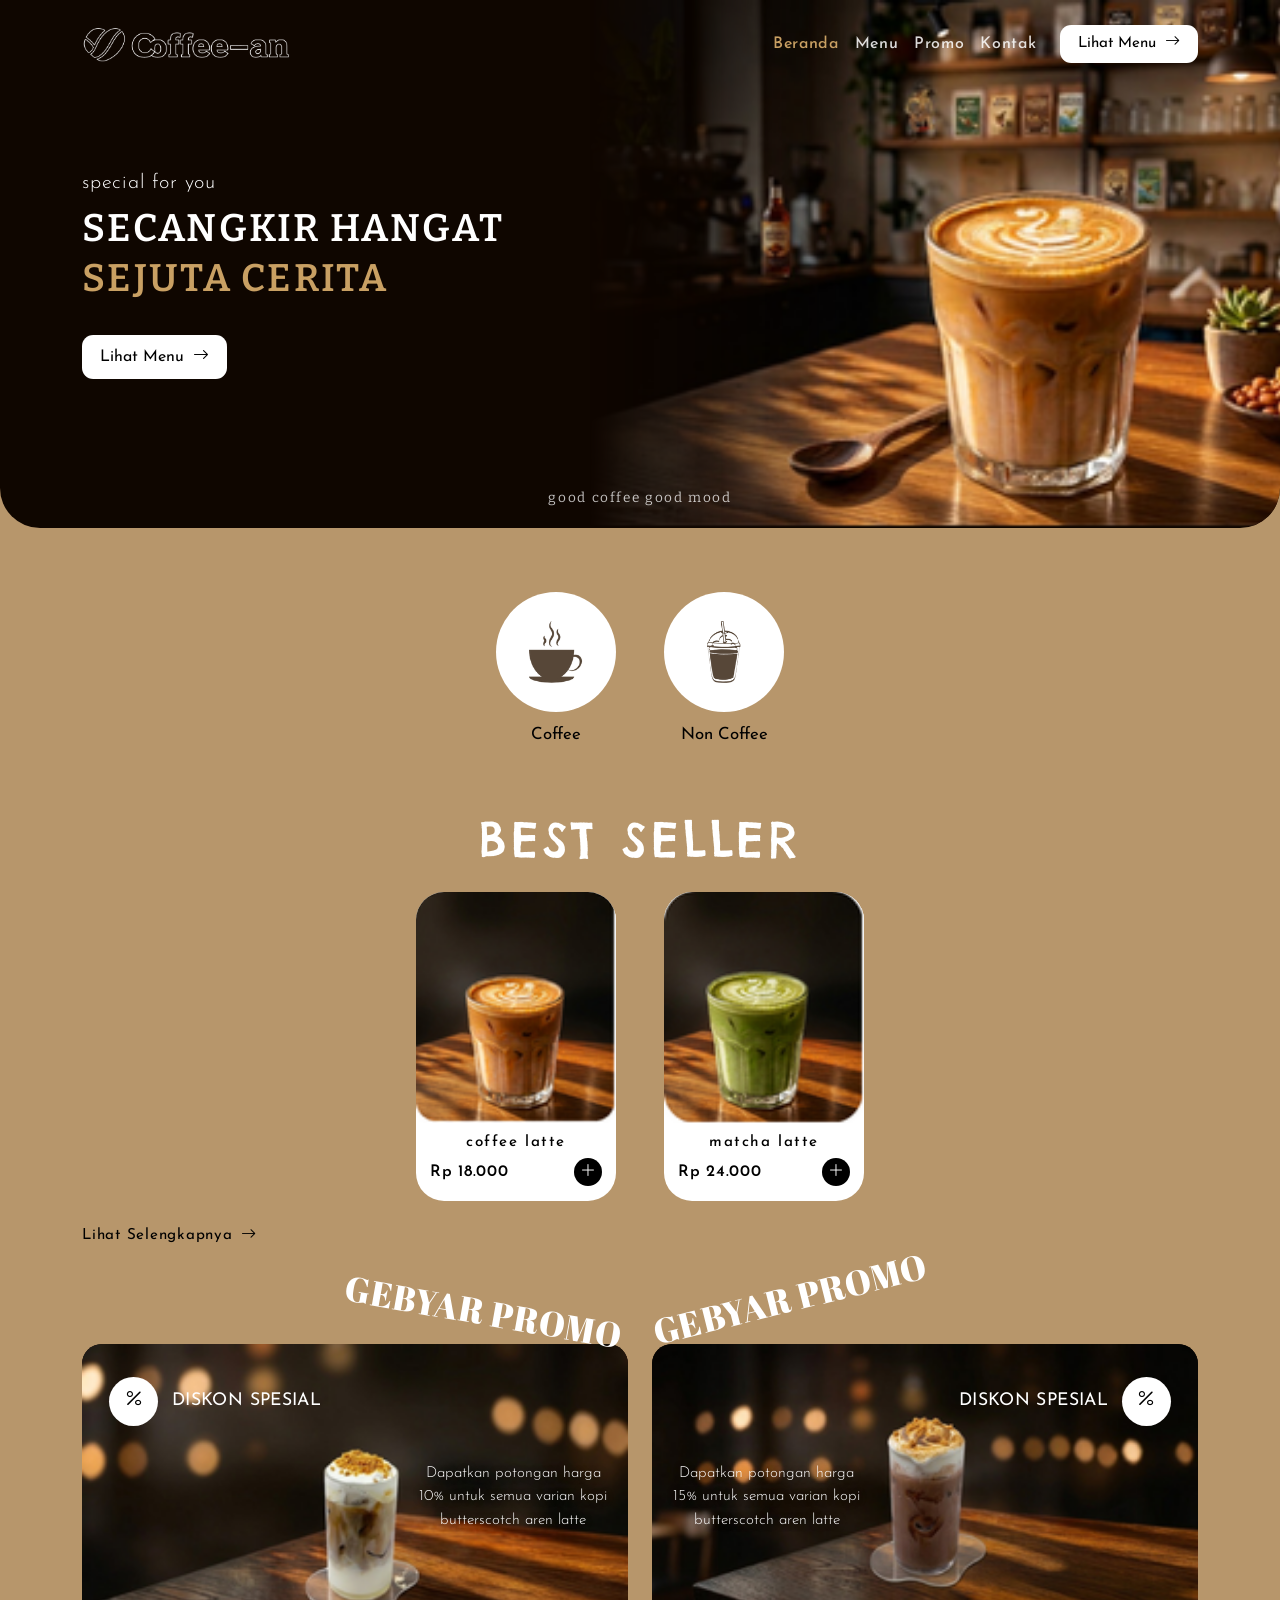
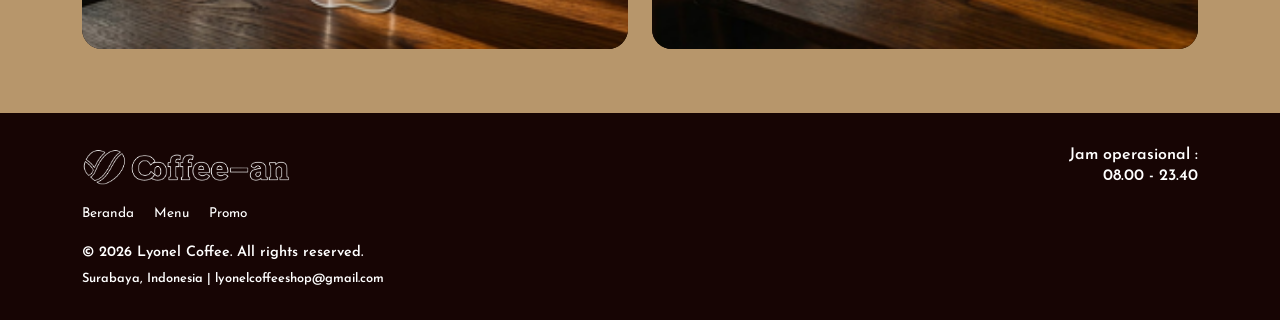
<file: index.html>
<!doctype html>
<html lang="id">
  <head>
    <meta charset="utf-8" />
    <meta name="viewport" content="width=device-width, initial-scale=1" />
    <title>Lyonel Coffee – Secangkir Hangat Sejuta Cerita</title>
    <meta
      name="description"
      content="Lyonel Coffee, kedai kopi di Surabaya. Lihat menu coffee dan non coffee, best seller, serta promo terbaru."
    />
    <meta name="theme-color" content="#0f0600" />
    <link
      rel="icon"
      href="assets/img/brand/lyonel-coffee-logo.png"
      type="image/png"
    />

    <!-- Fonts -->
    <link rel="preconnect" href="https://fonts.googleapis.com" />
    <link rel="preconnect" href="https://fonts.gstatic.com" crossorigin />
    <link
      href="https://fonts.googleapis.com/css2?family=Abril+Fatface&family=Archivo+Black&family=Bitter:wght@600&family=Chelsea+Market&family=Josefin+Sans:wght@300;400;500;600;700&family=Raleway:wght@400;500&display=swap"
      rel="stylesheet"
    />

    <!-- Bootstrap 5 + Bootstrap Icons -->
    <link
      href="https://cdn.jsdelivr.net/npm/bootstrap@5.3.3/dist/css/bootstrap.min.css"
      rel="stylesheet"
    />
    <link
      href="https://cdn.jsdelivr.net/npm/bootstrap-icons@1.11.3/font/bootstrap-icons.min.css"
      rel="stylesheet"
    />

    <link href="assets/css/style.css" rel="stylesheet" />
  </head>
  <body>
    <a class="skip-link" href="#main">Lewati ke konten utama</a>

    <!-- ===== Hero + navigation ===== -->
    <header class="hero">
      <nav
        class="site-nav navbar navbar-expand-lg navbar-dark"
        aria-label="Navigasi utama"
      >
        <div class="container">
          <a
            class="navbar-brand"
            href="index.html"
            aria-label="Coffee-in – beranda"
          >
            <img
              class="site-nav__logo"
              src="assets/img/brand/coffeean.png"
              width="900"
              height="159"
            />
          </a>
          <button
            class="navbar-toggler"
            type="button"
            data-bs-toggle="collapse"
            data-bs-target="#mainMenu"
            aria-controls="mainMenu"
            aria-expanded="false"
            aria-label="Buka menu navigasi"
          >
            <i class="bi bi-list" aria-hidden="true"></i>
          </button>
          <div class="collapse navbar-collapse" id="mainMenu">
            <ul class="navbar-nav ms-auto align-items-lg-center">
              <li class="nav-item">
                <a class="nav-link" href="index.html" aria-current="page"
                  >Beranda</a
                >
              </li>
              <li class="nav-item">
                <a class="nav-link" href="menu.html">Menu</a>
              </li>
              <li class="nav-item">
                <a class="nav-link" href="#promo">Promo</a>
              </li>
              <li class="nav-item">
                <a class="nav-link" href="#kontak">Kontak</a>
              </li>
              <li class="nav-item d-none d-lg-block ms-lg-3">
                <a class="btn-lyonel" href="menu.html"
                  >Lihat Menu
                  <i class="bi bi-arrow-right" aria-hidden="true"></i
                ></a>
              </li>
            </ul>
          </div>
        </div>
      </nav>

      <div class="hero__media">
        <img
          src="assets/img/hero/hero-bg.png"
          alt=""
          width="366"
          height="200"
          fetchpriority="high"
        />
      </div>

      <div class="container hero__body">
        <p class="hero__lead">special for you</p>
        <h1 class="hero__title">
          <span>SECANGKIR HANGAT</span>
          <span class="is-accent">SEJUTA CERITA</span>
        </h1>
        <a class="btn-lyonel" href="menu.html"
          >Lihat Menu <i class="bi bi-arrow-right" aria-hidden="true"></i
        ></a>
      </div>
      <p class="hero__tagline">good coffee good mood</p>
    </header>

    <main id="main">
      <noscript>
        <p class="container py-4 text-center">
          Aktifkan JavaScript untuk melihat daftar menu dan best seller.
        </p>
      </noscript>

      <!-- ===== Categories ===== -->
      <section class="section pb-0" aria-label="Kategori menu">
        <div class="container">
          <div class="d-flex justify-content-center gap-5 gap-lg-6">
            <a class="category-link" href="menu.html?kategori=coffee">
              <span class="category-link__circle">
                <img
                  src="assets/img/icons/icon-coffee.png"
                  alt=""
                  width="90"
                  height="103"
                />
              </span>
              Coffee
            </a>
            <a class="category-link" href="menu.html?kategori=non-coffee">
              <span class="category-link__circle">
                <img
                  src="assets/img/icons/icon-non-coffee.png"
                  alt=""
                  width="62"
                  height="116"
                />
              </span>
              Non Coffee
            </a>
          </div>
        </div>
      </section>

      <!-- ===== Best seller ===== -->
      <section class="section pb-0" aria-labelledby="bestSellerTitle">
        <div class="container">
          <h2 class="section-title" id="bestSellerTitle">Best Seller</h2>
          <div
            class="row justify-content-center g-4 g-lg-5"
            id="bestSellerList"
          >
            <!-- rendered by main.js -->
          </div>
          <div class="text-center text-lg-start">
            <a class="link-more" href="menu.html"
              >Lihat Selengkapnya
              <i class="bi bi-arrow-right" aria-hidden="true"></i
            ></a>
          </div>
        </div>
      </section>

      <!-- ===== Promo ===== -->
      <section
        class="section pt-5 pb-0"
        id="promo"
        aria-labelledby="promoTitle"
      >
        <div class="container">
          <h2 class="visually-hidden" id="promoTitle">Promo</h2>
          <div class="row gy-5 gx-lg-4 pt-5">
            <div class="col-lg-6">
              <div class="promo-wrap">
                <p class="promo-label promo-label--right" aria-hidden="true">
                  Gebyar Promo
                </p>
                <article class="promo">
                  <img
                    class="promo__img"
                    src="assets/img/promo/promo-butterscotch-1.png"
                    alt="Butterscotch aren latte dengan krim dan remah butterscotch di atasnya"
                    width="288"
                    height="161"
                    loading="lazy"
                  />
                  <div class="promo__head">
                    <span class="promo__badge"
                      ><i class="bi bi-percent" aria-hidden="true"></i
                    ></span>
                    <h3>Diskon Spesial</h3>
                  </div>
                  <p class="promo__text">
                    Dapatkan potongan harga 10% untuk semua varian kopi
                    butterscotch aren latte
                  </p>
                </article>
              </div>
            </div>
            <div class="col-lg-6">
              <div class="promo-wrap">
                <p class="promo-label promo-label--left" aria-hidden="true">
                  Gebyar Promo
                </p>
                <article class="promo promo--reverse">
                  <img
                    class="promo__img"
                    src="assets/img/promo/promo-butterscotch-2.png"
                    alt="Minuman dingin dengan krim dan remah butterscotch di atasnya"
                    width="288"
                    height="161"
                    loading="lazy"
                  />
                  <div class="promo__head">
                    <span class="promo__badge"
                      ><i class="bi bi-percent" aria-hidden="true"></i
                    ></span>
                    <h3>Diskon Spesial</h3>
                  </div>
                  <p class="promo__text">
                    Dapatkan potongan harga 15% untuk semua varian kopi
                    butterscotch aren latte
                  </p>
                </article>
              </div>
            </div>
          </div>
        </div>
      </section>
    </main>

    <!-- ===== Product detail modal (filled by main.js) ===== -->
    <div
      class="modal fade product-modal"
      id="productModal"
      tabindex="-1"
      aria-labelledby="productModalTitle"
      aria-hidden="true"
    >
      <div class="modal-dialog modal-dialog-centered modal-sm">
        <div class="modal-content">
          <div class="modal-header border-0 pb-0">
            <button
              type="button"
              class="btn-close ms-auto"
              data-bs-dismiss="modal"
              aria-label="Tutup"
            ></button>
          </div>
          <div class="modal-body text-center pt-0">
            <img
              class="product-modal__image"
              data-modal-image
              src="assets/img/products/coffee-latte.png"
              alt=""
            />
            <p class="product-modal__category" data-modal-category></p>
            <h2
              class="modal-title product-modal__name"
              id="productModalTitle"
              data-modal-name
            ></h2>
            <p class="product-modal__desc" data-modal-description></p>
            <p class="price product-modal__price mb-0" data-modal-price></p>
          </div>
        </div>
      </div>
    </div>

    <!-- ===== Footer ===== -->
    <footer class="site-footer" id="kontak">
      <div class="container">
        <div class="d-flex justify-content-between align-items-center gap-3">
          <a href="index.html" aria-label="Coffee-in – beranda">
            <img
              class="site-footer__logo"
              src="assets/img/brand/coffeean.png"
              alt="Lyonel Coffee"
              width="900"
              height="159"
              loading="lazy"
            />
          </a>
          <p class="site-footer__hours text-end">
            Jam operasional :<br />08.00 - 23.40
          </p>
        </div>
        <ul class="site-footer__nav">
          <li><a href="index.html">Beranda</a></li>
          <li><a href="menu.html">Menu</a></li>
          <li><a href="#promo">Promo</a></li>
        </ul>
        <p class="site-footer__copy">
          © 2026 Lyonel Coffee. All rights reserved.
        </p>
        <p class="site-footer__meta">
          Surabaya, Indonesia |
          <a href="mailto:lyonelcoffeeshop@gmail.com"
            >lyonelcoffeeshop@gmail.com</a
          >
        </p>
      </div>
    </footer>

    <script src="https://cdn.jsdelivr.net/npm/bootstrap@5.3.3/dist/js/bootstrap.bundle.min.js"></script>
    <script src="assets/js/products.js"></script>
    <script src="assets/js/main.js"></script>
  </body>
</html>
</file>
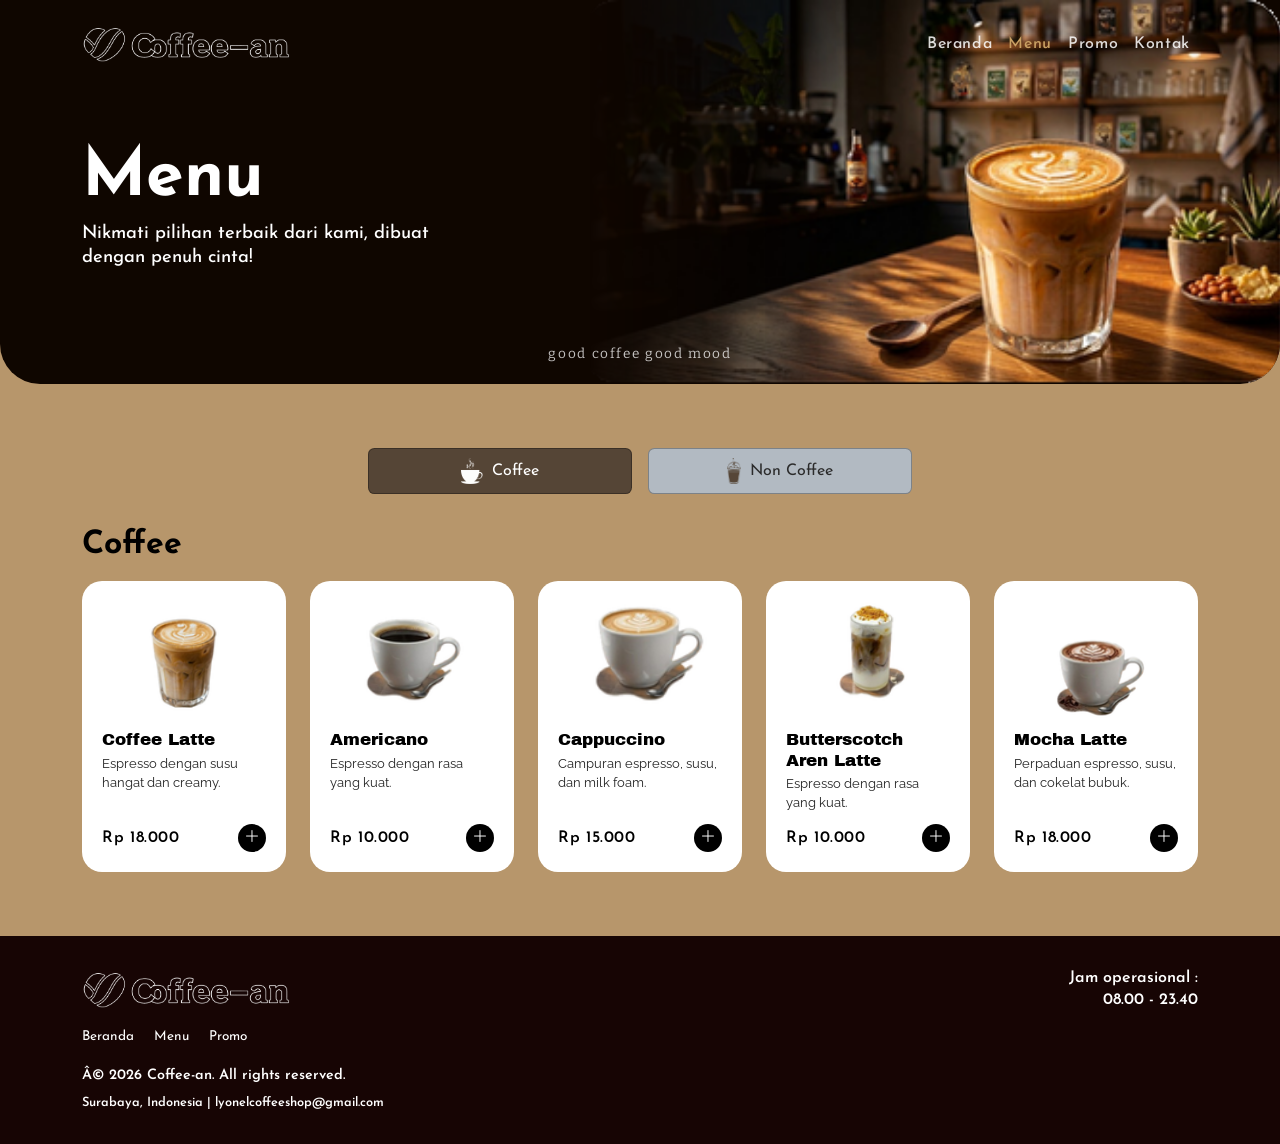
<file: menu.html>
<!DOCTYPE html>
<html lang="id">
<head>
  <meta charset="utf-8">
  <meta name="viewport" content="width=device-width, initial-scale=1">
  <title>Menu â€“ Coffee-an</title>
  <meta name="description" content="Daftar menu Coffee-an: pilihan coffee dan non coffee lengkap dengan harga.">
  <meta name="theme-color" content="#0f0600">
  <link rel="icon" href="assets/img/brand/coffeean.png" type="image/png">

  <!-- Fonts -->
  <link rel="preconnect" href="https://fonts.googleapis.com">
  <link rel="preconnect" href="https://fonts.gstatic.com" crossorigin>
  <link href="https://fonts.googleapis.com/css2?family=Abril+Fatface&family=Archivo+Black&family=Bitter:wght@600&family=Chelsea+Market&family=Josefin+Sans:wght@300;400;500;600;700&family=Raleway:wght@400;500&display=swap" rel="stylesheet">

  <!-- Bootstrap 5 + Bootstrap Icons -->
  <link href="https://cdn.jsdelivr.net/npm/bootstrap@5.3.3/dist/css/bootstrap.min.css" rel="stylesheet">
  <link href="https://cdn.jsdelivr.net/npm/bootstrap-icons@1.11.3/font/bootstrap-icons.min.css" rel="stylesheet">

  <link href="assets/css/style.css" rel="stylesheet">
</head>
<body>
  <a class="skip-link" href="#main">Lewati ke konten utama</a>

  <!-- ===== Hero + navigation ===== -->
  <header class="hero hero--compact">
    <nav class="site-nav navbar navbar-expand-lg navbar-dark" aria-label="Navigasi utama">
      <div class="container">
        <a class="navbar-brand" href="index.html" aria-label="Coffee-an â€“ beranda">
          <img class="site-nav__logo" src="assets/img/brand/coffeean.png" alt="Coffee-an" width="900" height="159">
        </a>
        <button class="navbar-toggler" type="button" data-bs-toggle="collapse" data-bs-target="#mainMenu"
                aria-controls="mainMenu" aria-expanded="false" aria-label="Buka menu navigasi">
          <i class="bi bi-list" aria-hidden="true"></i>
        </button>
        <div class="collapse navbar-collapse" id="mainMenu">
          <ul class="navbar-nav ms-auto align-items-lg-center">
            <li class="nav-item"><a class="nav-link" href="index.html">Beranda</a></li>
            <li class="nav-item"><a class="nav-link" href="menu.html" aria-current="page">Menu</a></li>
            <li class="nav-item"><a class="nav-link" href="index.html#promo">Promo</a></li>
            <li class="nav-item"><a class="nav-link" href="#kontak">Kontak</a></li>
          </ul>
        </div>
      </div>
    </nav>

    <div class="hero__media">
      <img src="assets/img/hero/hero-bg.png" alt="" width="366" height="200" fetchpriority="high">
    </div>

    <div class="container hero__body">
      <h1>Menu</h1>
      <p class="hero__text">Nikmati pilihan terbaik dari kami, dibuat dengan penuh cinta!</p>
    </div>
    <p class="hero__tagline">good coffee good mood</p>
  </header>

  <main id="main">
    <section class="section pb-0" aria-label="Daftar menu">
      <div class="container">
        <noscript>
          <p class="text-center">Aktifkan JavaScript untuk melihat daftar menu.</p>
        </noscript>

        <!-- Category tabs -->
        <div class="menu-tabs" id="menuTabs" role="tablist" aria-label="Kategori menu">
          <button class="menu-tab is-active" id="tab-coffee" type="button" role="tab"
                  data-category="coffee" aria-selected="true" aria-controls="menuPanels">
            <img class="icon-dark" src="assets/img/icons/icon-coffee.png" alt="" width="90" height="103">
            <img class="icon-light" src="assets/img/icons/icon-coffee-light.png" alt="" width="90" height="103">
            Coffee
          </button>
          <button class="menu-tab" id="tab-non-coffee" type="button" role="tab"
                  data-category="non-coffee" aria-selected="false" tabindex="-1" aria-controls="menuPanels">
            <img class="icon-dark" src="assets/img/icons/icon-non-coffee.png" alt="" width="62" height="116">
            <img class="icon-light" src="assets/img/icons/icon-non-coffee-light.png" alt="" width="62" height="116">
            Non Coffee
          </button>
        </div>

        <h2 class="menu-heading" id="menuHeading" aria-live="polite">Coffee</h2>

        <div id="menuPanels">
          <div data-menu-panel="coffee" role="tabpanel" aria-labelledby="tab-coffee">
            <div class="row justify-content-center g-3 g-lg-4"><!-- rendered by main.js --></div>
          </div>
          <div data-menu-panel="non-coffee" role="tabpanel" aria-labelledby="tab-non-coffee" hidden>
            <div class="row justify-content-center g-3 g-lg-4"><!-- rendered by main.js --></div>
          </div>
        </div>
      </div>
    </section>
  </main>

  <!-- ===== Product detail modal (filled by main.js) ===== -->
  <div class="modal fade product-modal" id="productModal" tabindex="-1" aria-labelledby="productModalTitle" aria-hidden="true">
    <div class="modal-dialog modal-dialog-centered modal-sm">
      <div class="modal-content">
        <div class="modal-header border-0 pb-0">
          <button type="button" class="btn-close ms-auto" data-bs-dismiss="modal" aria-label="Tutup"></button>
        </div>
        <div class="modal-body text-center pt-0">
          <img class="product-modal__image" data-modal-image src="assets/img/products/coffee-latte.png" alt="">
          <p class="product-modal__category" data-modal-category></p>
          <h2 class="modal-title product-modal__name" id="productModalTitle" data-modal-name></h2>
          <p class="product-modal__desc" data-modal-description></p>
          <p class="price product-modal__price mb-0" data-modal-price></p>
        </div>
      </div>
    </div>
  </div>

  <!-- ===== Footer ===== -->
  <footer class="site-footer" id="kontak">
    <div class="container">
      <div class="d-flex justify-content-between align-items-center gap-3">
        <a href="index.html" aria-label="Coffee-an â€“ beranda">
          <img class="site-footer__logo" src="assets/img/brand/coffeean.png" alt="Coffee-an" width="900" height="159" loading="lazy">
        </a>
        <p class="site-footer__hours text-end">Jam operasional :<br>08.00 - 23.40</p>
      </div>
      <ul class="site-footer__nav">
        <li><a href="index.html">Beranda</a></li>
        <li><a href="menu.html">Menu</a></li>
        <li><a href="index.html#promo">Promo</a></li>
      </ul>
      <p class="site-footer__copy">Â© 2026 Coffee-an. All rights reserved.</p>
      <p class="site-footer__meta">Surabaya, Indonesia | <a href="mailto:lyonelcoffeeshop@gmail.com">lyonelcoffeeshop@gmail.com</a></p>
    </div>
  </footer>

  <script src="https://cdn.jsdelivr.net/npm/bootstrap@5.3.3/dist/js/bootstrap.bundle.min.js"></script>
  <script src="assets/js/products.js"></script>
  <script src="assets/js/main.js"></script>
</body>
</html>
</file>
<file: assets/css/style.css>
/* ==========================================================================
   Lyonel Coffee – stylesheet
   Sits on top of Bootstrap 5.3. Table of contents:
   1. Design tokens        5. Categories (Home)
   2. Base                 6. Best seller + product cards
   3. Navbar               7. Promo banners
   4. Hero                 8. Menu tabs
                           9. Modal · 10. Footer
   ========================================================================== */

/* 1. Design tokens ------------------------------------------------------ */
:root {
  /* Colour – sampled from the Canva references */
  --lc-tan: #b7966b;          /* page background */
  --lc-roast: #0f0600;        /* hero / dark photo tone */
  --lc-espresso: #170504;     /* footer */
  --lc-brown: #554536;        /* active tab, icon glyphs */
  --lc-slate: #b2bac2;        /* inactive tab */
  --lc-gold: #c9a063;         /* hero accent line */
  --lc-white: #fff;
  --lc-ink: #000;

  /* Typography – swap any family here and it updates site-wide */
  --font-slab: "Bitter", Georgia, serif;                         /* hero headline */
  --font-ui: "Josefin Sans", system-ui, sans-serif;              /* UI, prices, buttons */
  --font-text: "Raleway", system-ui, sans-serif;                 /* descriptions */
  --font-product: "Archivo Black", "Arial Black", sans-serif;    /* product names */
  --font-display: "Chelsea Market", Georgia, serif;              /* "Best Seller" */
  --font-promo: "Abril Fatface", Georgia, serif;                 /* "Gebyar Promo" */

  /* Shape & spacing */
  --radius-lg: 1.75rem;
  --radius-md: 1.25rem;
  --radius-sm: 0.4rem;
  --section-space: clamp(2rem, 5vw, 4rem);

  /* Bootstrap overrides */
  --bs-body-font-family: var(--font-ui);
  --bs-body-bg: var(--lc-tan);
  --bs-body-color: var(--lc-ink);
  --bs-border-radius: var(--radius-sm);
}

/* 2. Base --------------------------------------------------------------- */
html { scroll-padding-top: 1rem; }
@media (prefers-reduced-motion: no-preference) {
  html { scroll-behavior: smooth; }
}

body {
  display: flex;
  flex-direction: column;
  min-height: 100vh;
  overflow-x: clip;
}
main { flex: 1 0 auto; }

img { max-width: 100%; height: auto; }

:focus-visible {
  outline: 3px solid var(--lc-white);
  outline-offset: 3px;
  box-shadow: 0 0 0 5px var(--lc-ink);
}

.skip-link {
  position: absolute;
  left: 1rem;
  top: -4rem;
  z-index: 2000;
  padding: 0.5rem 1rem;
  background: var(--lc-white);
  color: var(--lc-ink);
  border-radius: var(--radius-sm);
}
.skip-link:focus { top: 1rem; }

.section { padding-block: var(--section-space); }

.section-title {
  margin: 0 0 1.5rem;
  text-align: center;
  font-family: var(--font-display);
  font-weight: 400;
  font-size: clamp(2rem, 6vw, 3rem);
  letter-spacing: 0.08em;
  text-transform: uppercase;
  color: var(--lc-white);
}

.price {
  font-family: var(--font-ui);
  font-weight: 600;
  font-size: 0.9rem;
  letter-spacing: 0.04em;
  white-space: nowrap;
}

/* The black "+" button used on every product card.
   The ::after enlarges the tap target to ~44px. */
.btn-add {
  position: relative;
  flex: none;
  display: grid;
  place-items: center;
  width: 1.75rem;
  height: 1.75rem;
  padding: 0;
  border: 0;
  border-radius: 50%;
  background: var(--lc-ink);
  color: var(--lc-white);
  font-size: 1rem;
  transition: transform 0.2s ease, background-color 0.2s ease;
}
.btn-add::after { content: ""; position: absolute; inset: -0.5rem; }
.btn-add:hover { background: var(--lc-brown); transform: scale(1.1); }

/* 3. Navbar (sits over the hero image) ---------------------------------- */
.site-nav {
  position: absolute;
  inset: 0 0 auto 0;
  z-index: 10;
  padding-block: 0.9rem;
}
.site-nav .navbar-brand { padding: 0; }
.site-nav__logo { display: block; width: 10.5rem; height: auto; }

.site-nav .navbar-toggler {
  border: 0;
  padding: 0.35rem 0.5rem;
  color: var(--lc-white);
  font-size: 1.75rem;
  line-height: 1;
}

/* Mobile menu panel */
.site-nav .navbar-collapse {
  margin-top: 0.75rem;
  padding: 0.75rem 1rem;
  border-radius: var(--radius-md);
  background: rgba(23, 5, 4, 0.94);
}
.site-nav .nav-link {
  padding: 0.7rem 0;
  font-weight: 500;
  letter-spacing: 0.04em;
  color: rgba(255, 255, 255, 0.85);
}
.site-nav .nav-link:hover,
.site-nav .nav-link[aria-current="page"] { color: var(--lc-gold); }

/* White pill button used in the hero and navbar */
.btn-lyonel {
  display: inline-flex;
  align-items: center;
  gap: 0.6rem;
  padding: 0.6rem 1.1rem;
  border: 0;
  border-radius: 0.7rem;
  background: var(--lc-white);
  color: var(--lc-ink);
  font-family: var(--font-ui);
  font-weight: 400;
  font-size: 1rem;
  text-decoration: none;
  transition: background-color 0.2s ease, color 0.2s ease;
}
.btn-lyonel i { transition: transform 0.2s ease; }
.btn-lyonel:hover { background: var(--lc-gold); color: var(--lc-ink); }
.btn-lyonel:hover i { transform: translateX(3px); }

@media (min-width: 992px) {
  .site-nav { padding-block: 1.5rem; }
  .site-nav__logo { width: 13rem; }
  .site-nav .navbar-collapse {
    margin-top: 0;
    padding: 0;
    background: none;
  }
  .site-nav .nav-link { padding: 0.5rem 1rem; }
  .site-nav .btn-lyonel { padding: 0.5rem 1.1rem; font-size: 0.95rem; }
}

/* 4. Hero --------------------------------------------------------------- */
.hero {
  position: relative;
  isolation: isolate;
  overflow: hidden;
  min-height: 17.5rem;
  border-radius: 0 0 var(--radius-lg) var(--radius-lg);
  background: var(--lc-roast);
  color: var(--lc-white);
}
.hero__media { position: absolute; inset: 0; z-index: -1; }
.hero__media img {
  width: 100%;
  height: 100%;
  object-fit: cover;
  object-position: 32% center;
}
/* keeps white text readable over the left side of the photo */
.hero__media::after {
  content: "";
  position: absolute;
  inset: 0;
  background: linear-gradient(90deg, rgba(15, 6, 0, 0.7) 0%, rgba(15, 6, 0, 0) 68%);
}

.hero__body {
  padding-top: 5.75rem;
  padding-bottom: 3rem;
}
.hero__lead {
  margin: 0 0 0.35rem;
  font-size: 1rem;
  font-weight: 300;
  letter-spacing: 0.04em;
  text-indent: 2.4rem;
}
.hero__title {
  margin: 0 0 1.25rem;
  font-family: var(--font-slab);
  font-weight: 600;
  font-size: clamp(1.15rem, 5.4vw, 1.5rem);
  line-height: 1.3;
  letter-spacing: 0.06em;
}
.hero__title span { display: block; }
.hero__title .is-accent { color: var(--lc-gold); }

.hero__tagline {
  position: absolute;
  inset: auto 0 0.7rem 0;
  margin: 0;
  text-align: center;
  font-family: var(--font-slab);
  font-size: 0.7rem;
  letter-spacing: 0.12em;
  color: rgba(255, 255, 255, 0.75);
}

/* Menu page: shorter hero with a large "Menu" heading */
.hero--compact .hero__body { padding-top: 6rem; padding-bottom: 3.25rem; }
.hero--compact h1 {
  margin: 0 0 0.6rem;
  font-family: var(--font-ui);
  font-weight: 700;
  font-size: clamp(2.4rem, 11vw, 3.25rem);
  line-height: 1;
}
.hero--compact p.hero__text {
  max-width: 14rem;
  margin: 0;
  font-size: 1rem;
  font-weight: 500;
  line-height: 1.35;
}

/* One orchestrated entrance: hero text only */
@media (prefers-reduced-motion: no-preference) {
  .hero__body > * { animation: hero-in 0.7s ease-out both; }
  .hero__body > :nth-child(2) { animation-delay: 0.08s; }
  .hero__body > :nth-child(3) { animation-delay: 0.16s; }
  @keyframes hero-in {
    from { opacity: 0; transform: translateY(0.75rem); }
    to { opacity: 1; transform: none; }
  }
}

/* Desktop: the supplied photo is only 366px wide, so it is shown in a
   limited panel on the right (fading into the dark hero) instead of being
   stretched across the whole screen. */
@media (min-width: 992px) {
  .hero { min-height: 33rem; border-radius: 0 0 2.5rem 2.5rem; }
  .hero--compact { min-height: 24rem; }
  .hero__media {
    inset: 0 0 0 auto;
    width: min(54%, 48rem);
    -webkit-mask-image: linear-gradient(90deg, transparent 0%, #000 38%);
    mask-image: linear-gradient(90deg, transparent 0%, #000 38%);
  }
  .hero__media::after { display: none; }
  .hero__media img { object-position: 70% center; }
  .hero__body { padding-top: 10.5rem; padding-bottom: 5rem; }
  .hero--compact .hero__body { padding-top: 9rem; padding-bottom: 4rem; }
  .hero__title { font-size: 2.4rem; margin-bottom: 2rem; }
  .hero__lead { font-size: 1.25rem; text-indent: 0; }
  .hero__tagline { font-size: 0.85rem; bottom: 1.25rem; }
  .hero--compact h1 { font-size: 4.25rem; }
  .hero--compact p.hero__text { max-width: 22rem; font-size: 1.15rem; }
}

/* 5. Categories (Home) -------------------------------------------------- */
.category-link {
  display: flex;
  flex-direction: column;
  align-items: center;
  gap: 0.6rem;
  color: var(--lc-ink);
  font-size: 0.95rem;
  text-decoration: none;
}
.category-link__circle {
  display: grid;
  place-items: center;
  width: 5.25rem;
  height: 5.25rem;
  border-radius: 50%;
  background: var(--lc-white);
  transition: transform 0.25s ease;
}
.category-link__circle img { height: 2.7rem; width: auto; }
.category-link:hover .category-link__circle { transform: scale(1.06); }
.category-link:hover { color: var(--lc-ink); }

@media (min-width: 992px) {
  .category-link__circle { width: 7.5rem; height: 7.5rem; }
  .category-link__circle img { height: 3.9rem; }
  .category-link { font-size: 1.05rem; }
}

/* 6. Best seller + product cards ---------------------------------------- */
.feature-card {
  overflow: hidden;
  height: 100%;
  border-radius: var(--radius-lg);
  background: var(--lc-white);
}
@media (min-width: 768px) {
  /* source photos are ~100px wide: cap the card so they are not over-stretched */
  .feature-card { width: 12.5rem; }
}
.feature-card__img {
  display: block;
  width: 100%;
  aspect-ratio: 97 / 112;
  object-fit: cover;
}
.feature-card__body { padding: 0.65rem 0.9rem 0.9rem; }
.feature-card__name {
  margin: 0 0 0.4rem;
  text-align: center;
  font-family: var(--font-ui);
  font-weight: 500;
  font-size: 0.95rem;
  letter-spacing: 0.1em;
  text-transform: lowercase;
}
.feature-card__row,
.product-card__row {
  display: flex;
  align-items: center;
  justify-content: space-between;
  gap: 0.5rem;
}

.link-more {
  display: inline-flex;
  align-items: center;
  gap: 0.5rem;
  margin-top: 1.5rem;
  font-size: 0.95rem;
  letter-spacing: 0.05em;
  color: var(--lc-ink);
  text-decoration: none;
}
.link-more:hover { text-decoration: underline; text-underline-offset: 0.3em; }

.product-card {
  display: flex;
  flex-direction: column;
  height: 100%;
  padding: 0.9rem 1rem 1rem;
  border-radius: var(--radius-md);
  background: var(--lc-white);
}
.product-card__img {
  display: block;
  width: 100%;
  height: 6.5rem;
  margin-bottom: 0.75rem;
  object-fit: contain;
  transition: transform 0.3s ease;
}
.product-card:hover .product-card__img { transform: scale(1.05); }
.product-card__name {
  margin: 0 0 0.3rem;
  font-family: var(--font-product);
  font-weight: 400;
  font-size: 0.95rem;
  line-height: 1.2;
}
.product-card__desc {
  margin: 0 0 0.75rem;
  font-family: var(--font-text);
  font-size: 0.75rem;
  line-height: 1.4;
  color: #222;
}
.product-card__row { margin-top: auto; }

@media (min-width: 992px) {
  .product-card { padding: 1.1rem 1.25rem 1.25rem; }
  .product-card__img { height: 7.5rem; }
  .product-card__name { font-size: 1.05rem; }
  .product-card__desc { font-size: 0.82rem; }
  .price { font-size: 1rem; }
}

/* 7. Promo banners ------------------------------------------------------ */
.promo-wrap { position: relative; container-type: inline-size; }
.promo {
  position: relative;
  overflow: hidden;
  aspect-ratio: 288 / 161;
  border-radius: var(--radius-md);
  background: var(--lc-roast);
  color: var(--lc-white);
}
.promo__img { position: absolute; inset: 0; width: 100%; height: 100%; object-fit: cover; }

.promo__head {
  position: absolute;
  top: 6cqi;
  left: 5cqi;
  display: flex;
  align-items: center;
  gap: 2.5cqi;
  font-size: clamp(0.7rem, 3.6cqi, 1.1rem);
  letter-spacing: 0.02em;
}
.promo__head h3 { margin: 0; font: inherit; text-transform: uppercase; }
.promo__badge {
  display: grid;
  place-items: center;
  width: 9cqi;
  height: 9cqi;
  min-width: 1.75rem;
  min-height: 1.75rem;
  border-radius: 50%;
  background: var(--lc-white);
  color: var(--lc-ink);
  font-size: 1.1em;
}
.promo__text {
  position: absolute;
  top: 50%;
  right: 3cqi;
  width: 36cqi;
  margin: 0;
  transform: translateY(-50%);
  text-align: center;
  font-size: clamp(0.62rem, 3cqi, 0.95rem);
  font-weight: 300;
  line-height: 1.55;
  text-shadow: 0 1px 6px rgba(0, 0, 0, 0.6);
}
/* mirrored variant (second banner) */
.promo--reverse .promo__head { left: auto; right: 5cqi; flex-direction: row-reverse; }
.promo--reverse .promo__text { right: auto; left: 3cqi; }

.promo-label {
  position: absolute;
  z-index: 2;
  margin: 0;
  font-family: var(--font-promo);
  font-weight: 400;
  font-size: clamp(1.3rem, 7cqi, 2.2rem);
  line-height: 1;
  letter-spacing: 0.03em;
  text-transform: uppercase;
  color: var(--lc-white);
  pointer-events: none;
}
.promo-label--right { top: -1.6rem; right: 0.6rem; transform: rotate(10deg); transform-origin: right bottom; }
.promo-label--left { top: -1.9rem; left: 0.4rem; transform: rotate(-14deg); transform-origin: left bottom; }

/* 8. Menu tabs ---------------------------------------------------------- */
.menu-tabs {
  display: grid;
  grid-template-columns: 1fr 1fr;
  gap: 1rem;
  max-width: 34rem;
  margin-inline: auto;
}
.menu-tab {
  display: flex;
  align-items: center;
  justify-content: center;
  gap: 0.6rem;
  min-height: 2.9rem;
  padding: 0.4rem 0.75rem;
  border: 1px solid rgba(0, 0, 0, 0.3);
  border-radius: var(--radius-sm);
  background: var(--lc-slate);
  color: #2b2b2b;
  font-family: var(--font-ui);
  font-size: 1rem;
  transition: background-color 0.2s ease, color 0.2s ease;
}
.menu-tab img { height: 1.6rem; width: auto; }
.menu-tab .icon-light { display: none; }
.menu-tab:hover { background: #c4cad1; }
.menu-tab.is-active { background: var(--lc-brown); color: var(--lc-white); }
.menu-tab.is-active:hover { background: var(--lc-brown); }
.menu-tab.is-active .icon-dark { display: none; }
.menu-tab.is-active .icon-light { display: block; }

.menu-heading {
  margin: 2rem 0 1rem;
  font-family: var(--font-ui);
  font-weight: 700;
  font-size: clamp(1.6rem, 5vw, 2rem);
}

/* 9. Product modal ------------------------------------------------------ */
.product-modal .modal-content { border: 0; border-radius: var(--radius-md); overflow: hidden; }
.product-modal__image { display: block; margin: 0 auto 1rem; width: 9rem; height: 9rem; object-fit: contain; }
.product-modal__category {
  margin: 0 0 0.25rem;
  font-size: 0.85rem;
  letter-spacing: 0.05em;
  color: var(--lc-brown);
}
.product-modal__name { font-family: var(--font-product); font-weight: 400; font-size: 1.35rem; }
.product-modal__desc { font-family: var(--font-text); }
.product-modal__price { font-size: 1.25rem; }

/* 10. Footer ------------------------------------------------------------ */
.site-footer {
  margin-top: var(--section-space);
  padding-block: 1.25rem 1.5rem;
  background: var(--lc-espresso);
  color: var(--lc-white);
}
.site-footer__logo { display: block; width: 10.5rem; height: auto; }
.site-footer__hours { margin: 0; font-weight: 600; font-size: 0.9rem; line-height: 1.35; }
.site-footer__copy { margin: 1.1rem 0 0.35rem; font-weight: 600; font-size: 0.85rem; }
.site-footer__meta { margin: 0; font-size: 0.7rem; font-weight: 600; }
.site-footer a { color: inherit; text-decoration: none; }
.site-footer a:hover { color: var(--lc-gold); text-decoration: underline; text-underline-offset: 0.2em; }
.site-footer__nav { display: flex; flex-wrap: wrap; gap: 0.25rem 1.25rem; margin: 1rem 0 0; padding: 0; list-style: none; font-size: 0.85rem; }

@media (min-width: 992px) {
  .site-footer { padding-block: 2rem; }
  .site-footer__logo { width: 13rem; }
  .site-footer__hours { font-size: 1rem; }
  .site-footer__copy { font-size: 0.9rem; }
  .site-footer__meta { font-size: 0.8rem; }
}
</file>
